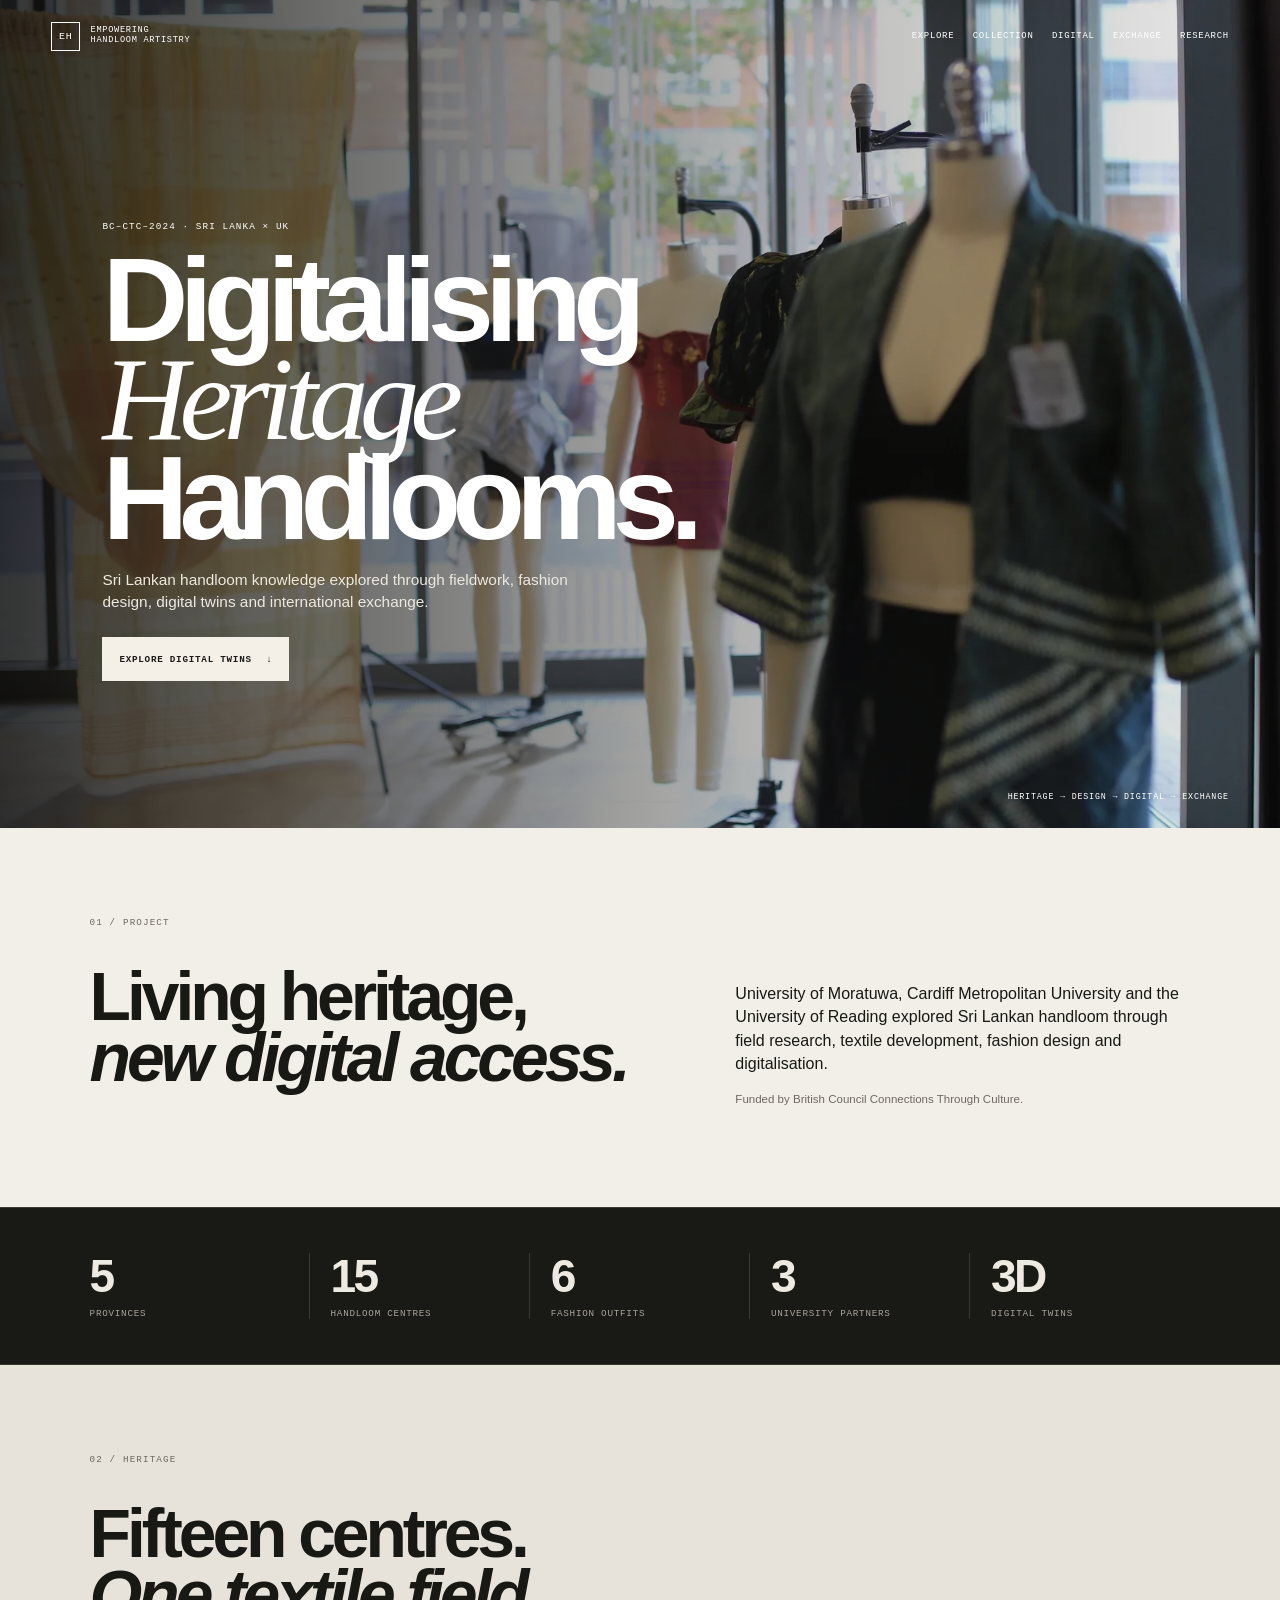
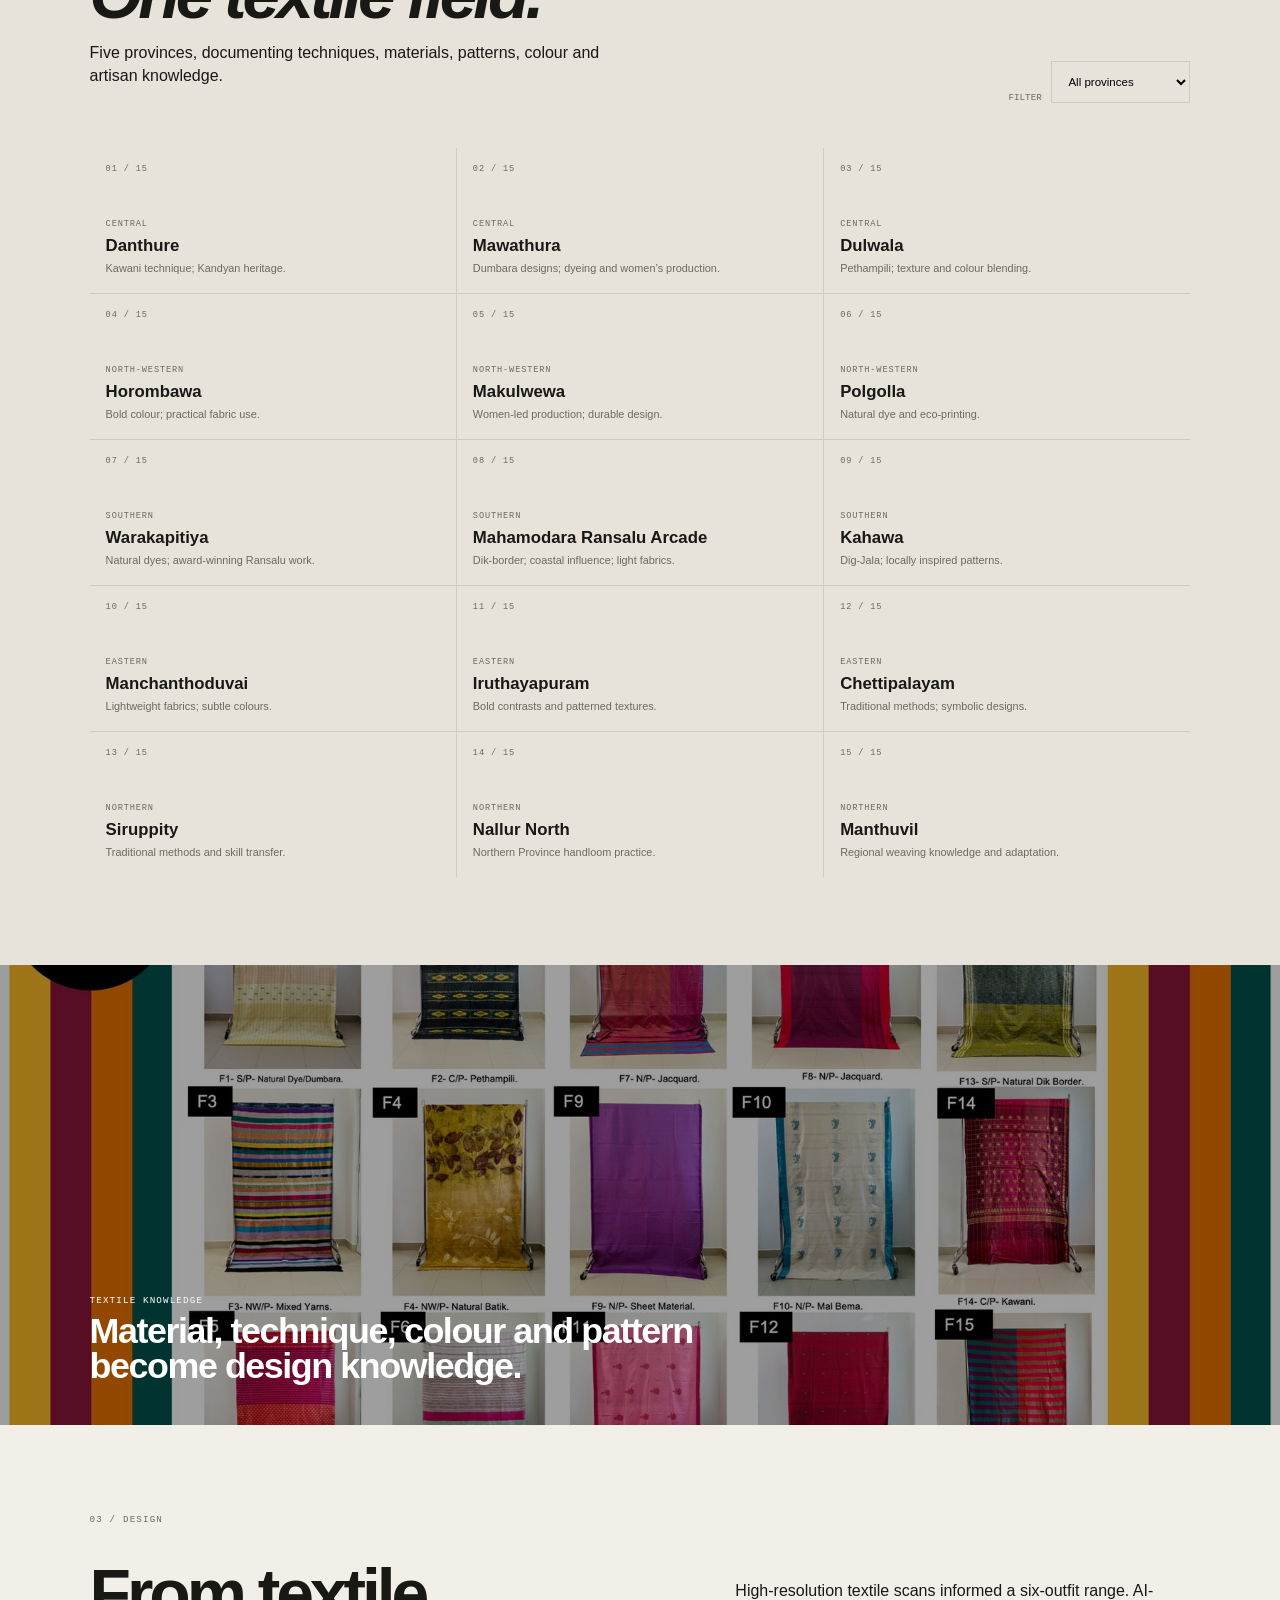
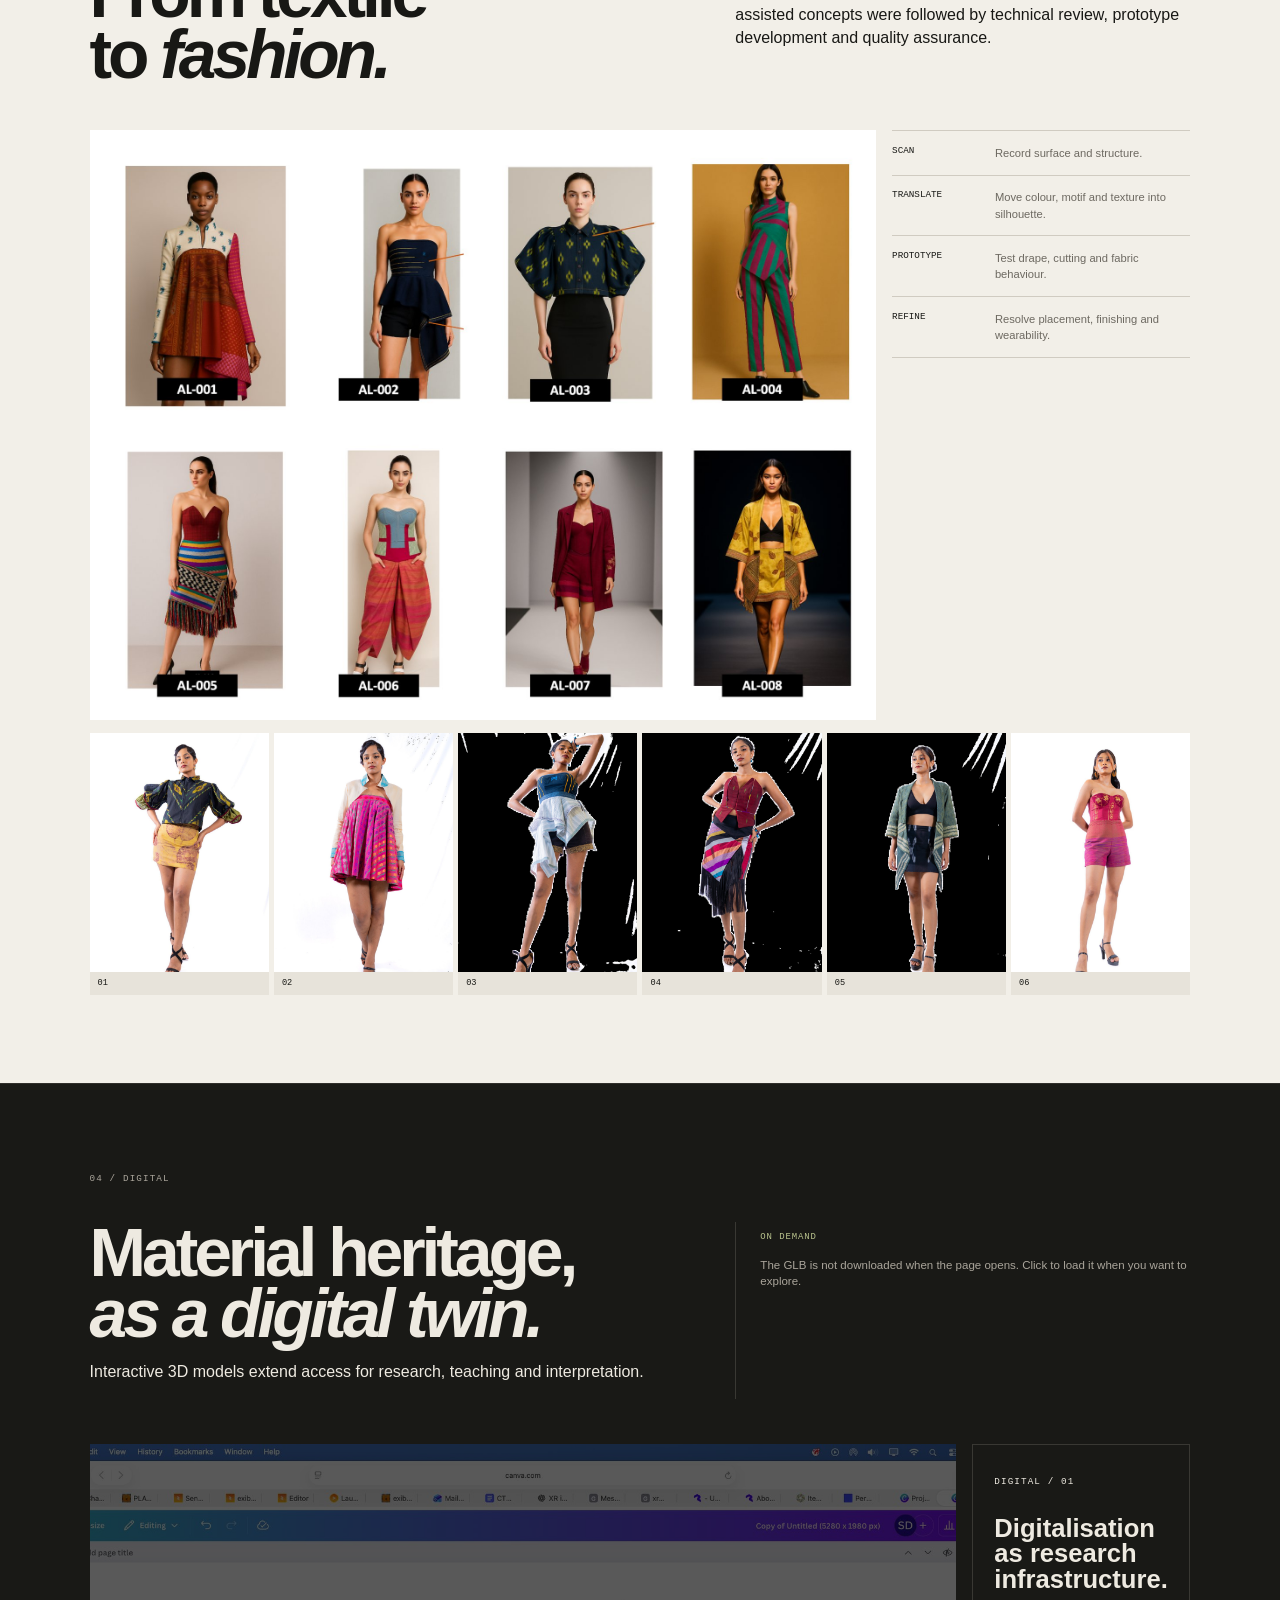
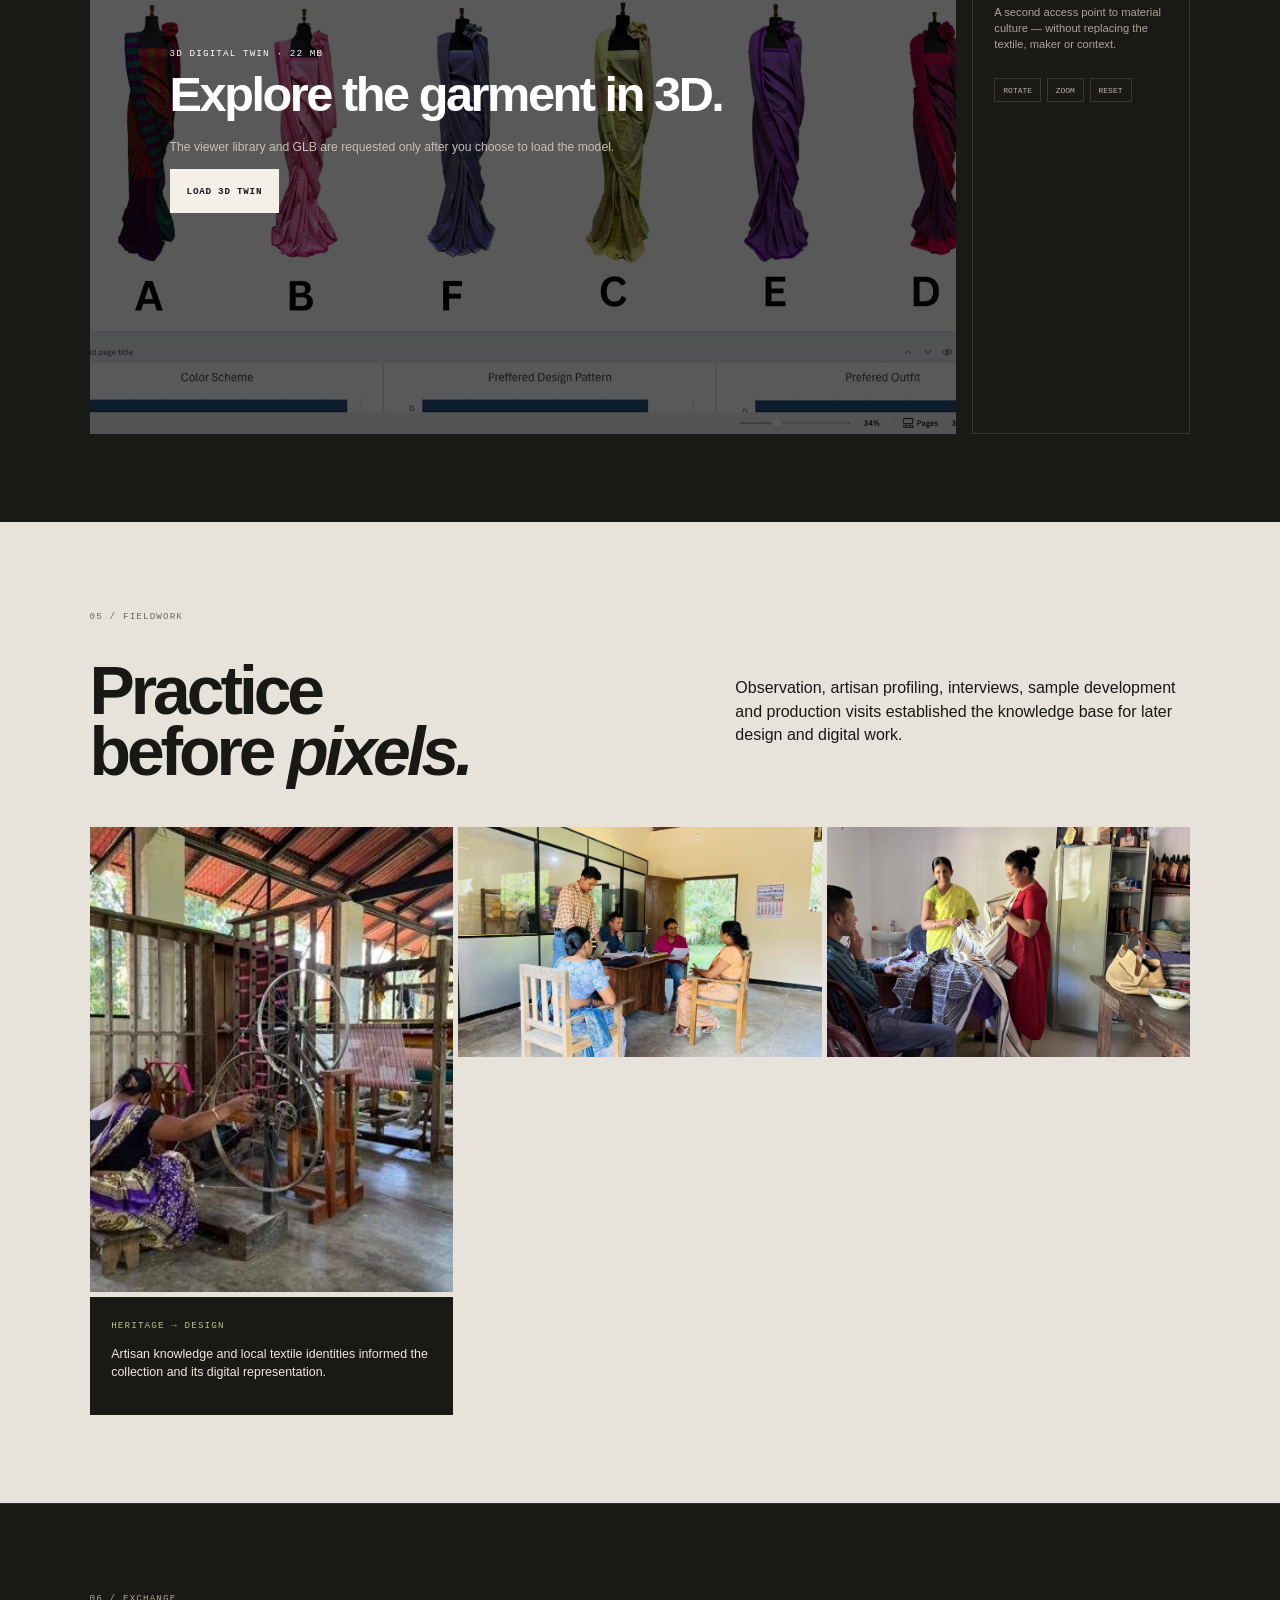
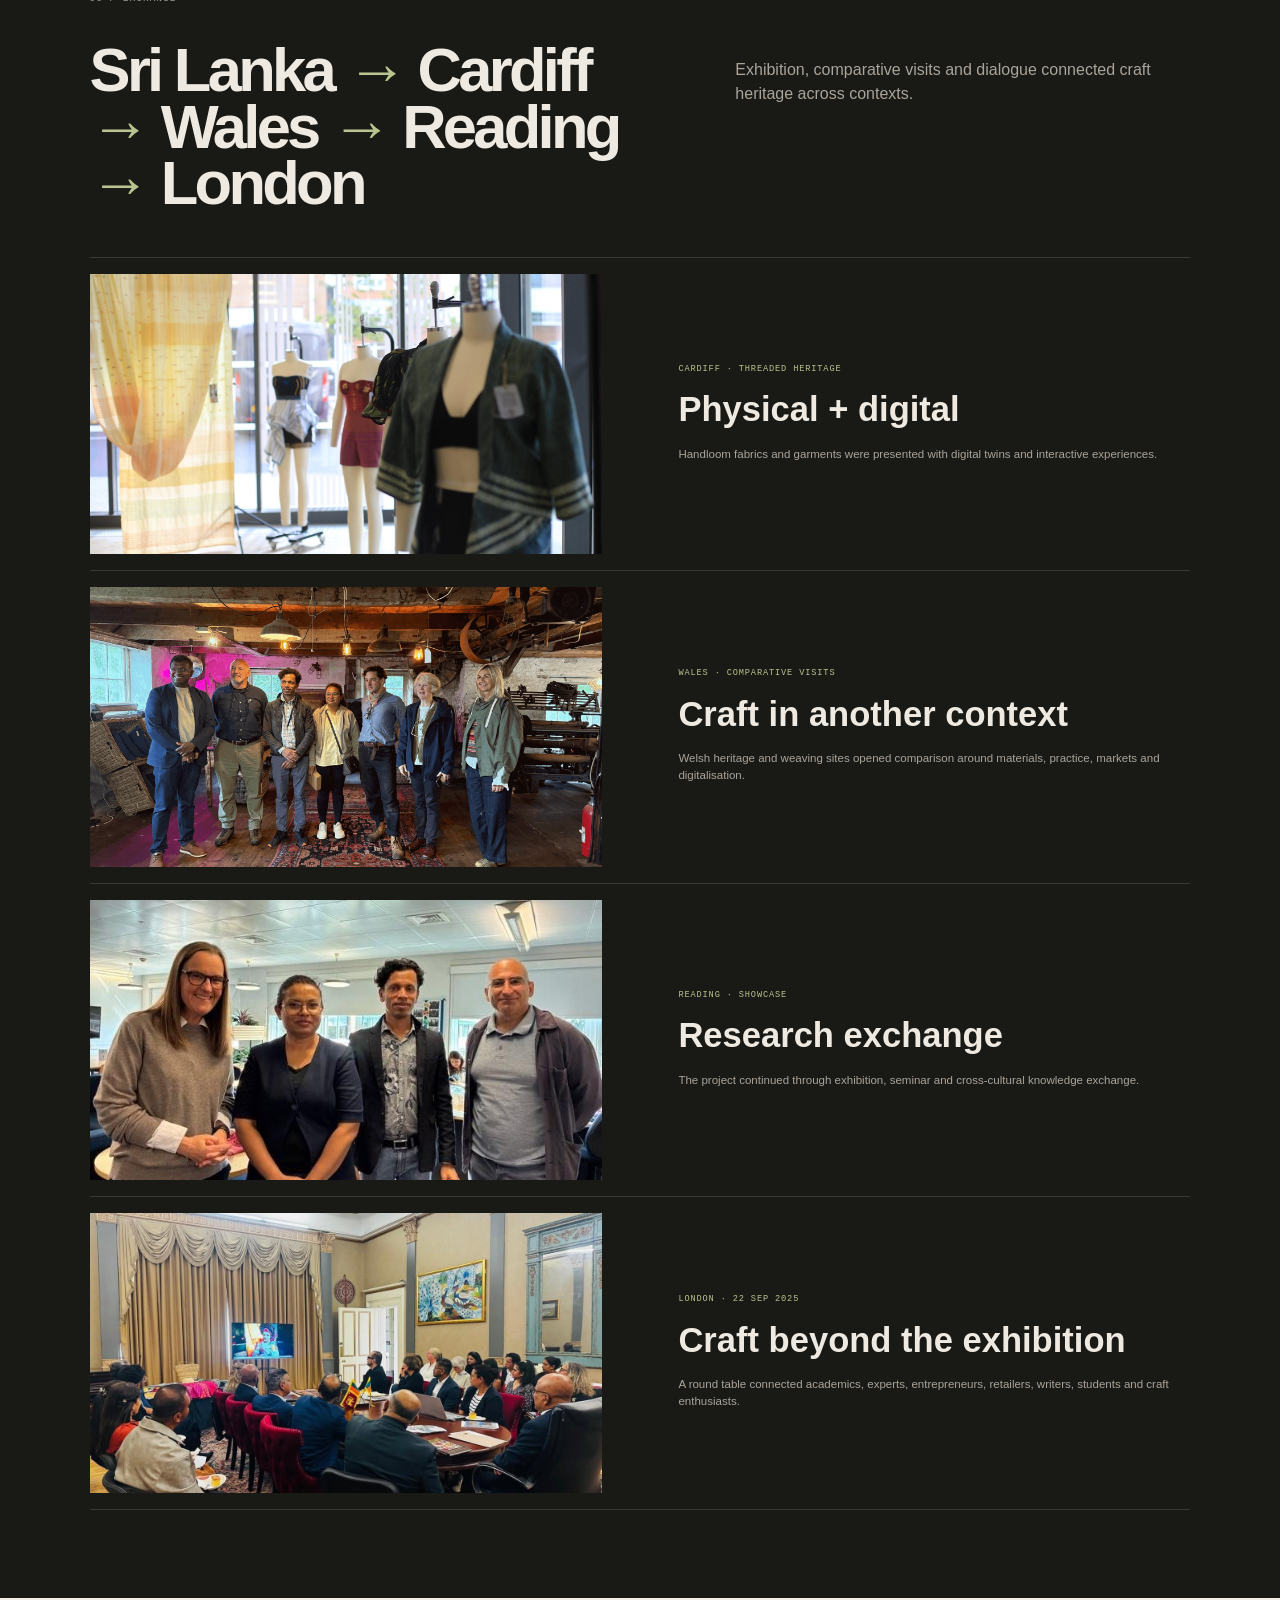
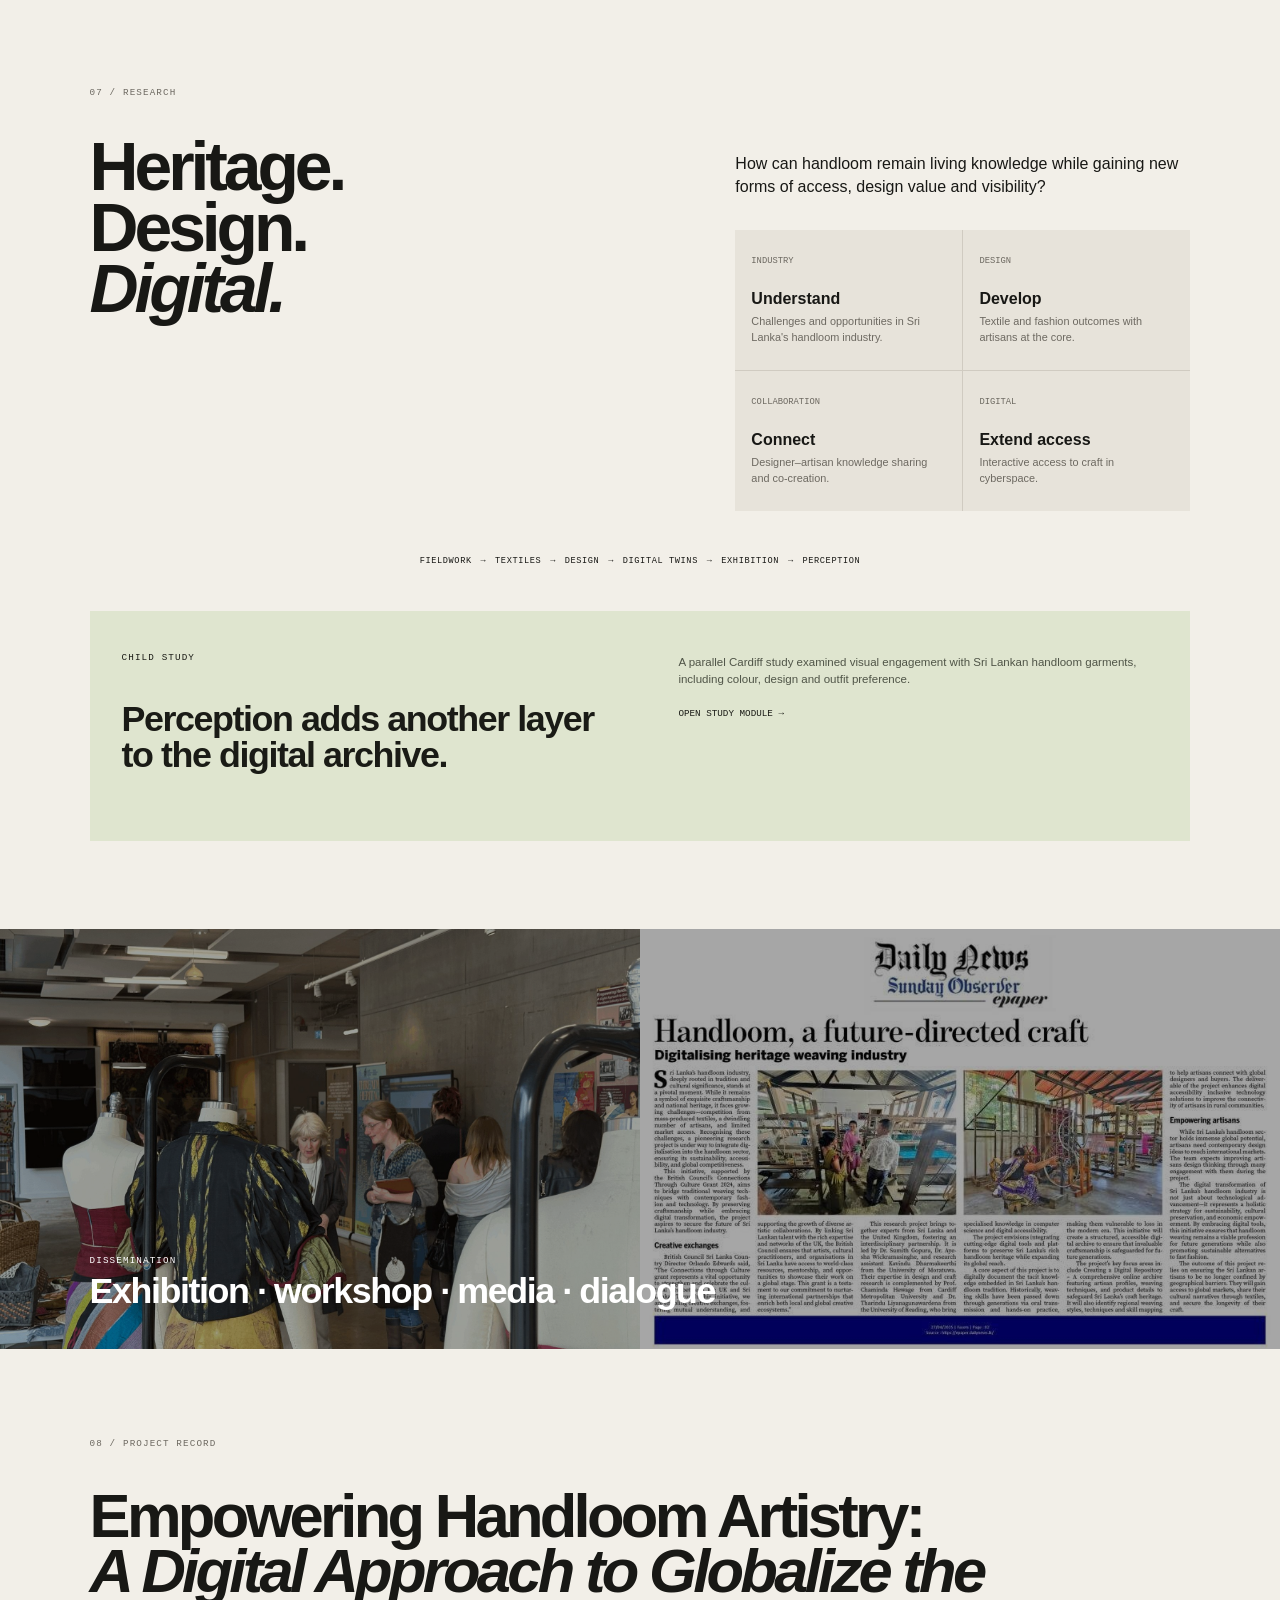
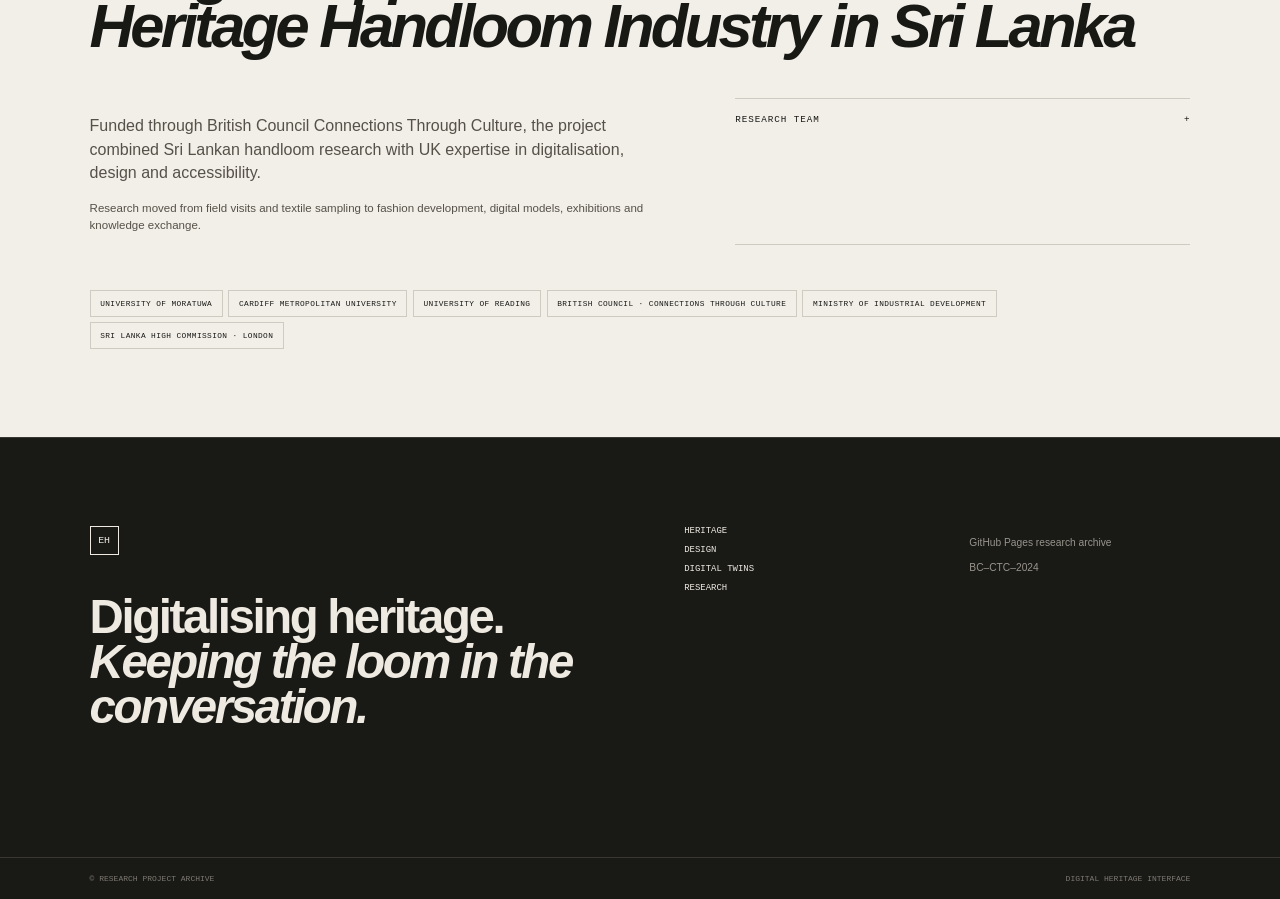
<file: index.html>
<!doctype html>
<html lang="en">
<head>
  <meta charset="utf-8">
  <meta name="viewport" content="width=device-width, initial-scale=1, viewport-fit=cover">
  <meta name="description" content="Digitalising Heritage Handlooms — a research project connecting Sri Lankan handloom heritage, contemporary design and digital access.">
  <title>Digitalising Heritage Handlooms | BC–CTC–2024</title>
  <link rel="icon" href="assets/favicon.png">
  <link rel="stylesheet" href="assets/site.css">
</head>
<body>
<a class="skip" href="#main">Skip to content</a>
<header class="site-header">
  <a class="brand" href="#top" aria-label="Digitalising Heritage Handlooms home"><span class="brand-mark">EH</span><span>EMPOWERING<br>HANDLOOM ARTISTRY</span></a>
  <button class="menu-toggle" type="button" aria-expanded="false" aria-controls="nav">Menu</button>
  <nav id="nav" class="nav" aria-label="Primary navigation">
    <a href="#explore">Explore</a><a href="#collection">Collection</a><a href="#digital">Digital</a><a href="#exchange">Exchange</a><a href="#research">Research</a>
  </nav>
</header>

<main id="main">
  <section id="top" class="hero">
    <picture>
      <source media="(max-width: 700px)" srcset="assets/images/hero-mobile.webp">
      <img class="hero-image" src="assets/images/hero.webp" alt="Handloom textiles and fashion garments displayed in a research exhibition" fetchpriority="high" decoding="async">
    </picture>
    <div class="hero-overlay"></div>
    <div class="hero-content">
      <p class="eyebrow">BC–CTC–2024 · SRI LANKA × UK</p>
      <h1>Digitalising<br><em>Heritage</em><br>Handlooms.</h1>
      <p class="hero-lede">Sri Lankan handloom knowledge explored through fieldwork, fashion design, digital twins and international exchange.</p>
      <a class="button button-light" href="#digital">Explore digital twins <span>↓</span></a>
    </div>
    <div class="hero-caption">HERITAGE → DESIGN → DIGITAL → EXCHANGE</div>
  </section>

  <section class="intro section-pad">
    <div class="section-label">01 / PROJECT</div>
    <div class="intro-grid">
      <h2>Living heritage,<br><em>new digital access.</em></h2>
      <div><p>University of Moratuwa, Cardiff Metropolitan University and the University of Reading explored Sri Lankan handloom through field research, textile development, fashion design and digitalisation.</p><p class="small">Funded by British Council Connections Through Culture.</p></div>
    </div>
  </section>

  <section class="metrics dark-section">
    <div class="section-pad metric-grid">
      <div><strong>5</strong><span>provinces</span></div><div><strong>15</strong><span>handloom centres</span></div><div><strong>6</strong><span>fashion outfits</span></div><div><strong>3</strong><span>university partners</span></div><div><strong>3D</strong><span>digital twins</span></div>
    </div>
  </section>

  <section id="explore" class="section-pad explore">
    <div class="section-label">02 / HERITAGE</div>
    <div class="section-head">
      <div><h2>Fifteen centres.<br><em>One textile field.</em></h2><p>Five provinces, documenting techniques, materials, patterns, colour and artisan knowledge.</p></div>
      <div class="filter-wrap"><label for="provinceFilter">Filter</label><select id="provinceFilter"><option value="all">All provinces</option><option>Central</option><option>North-western</option><option>Southern</option><option>Eastern</option><option>Northern</option></select></div>
    </div>
    <div id="centres" class="centre-grid" aria-live="polite"></div>
  </section>

  <section class="image-break">
    <img loading="lazy" decoding="async" src="assets/images/img-063.jpg" alt="Sri Lankan handloom textile samples">
    <div class="image-break-copy"><span>TEXTILE KNOWLEDGE</span><strong>Material, technique, colour and pattern become design knowledge.</strong></div>
  </section>

  <section id="collection" class="section-pad collection">
    <div class="section-label">03 / DESIGN</div>
    <div class="section-head two-col"><h2>From textile<br>to <em>fashion.</em></h2><p>High-resolution textile scans informed a six-outfit range. AI-assisted concepts were followed by technical review, prototype development and quality assurance.</p></div>
    <div class="collection-feature">
      <div class="collection-image"><img loading="lazy" decoding="async" src="assets/images/img-070.jpg" alt="Fashion collection developed from Sri Lankan handloom textiles"></div>
      <div class="process-list"><div><b>SCAN</b><span>Record surface and structure.</span></div><div><b>TRANSLATE</b><span>Move colour, motif and texture into silhouette.</span></div><div><b>PROTOTYPE</b><span>Test drape, cutting and fabric behaviour.</span></div><div><b>REFINE</b><span>Resolve placement, finishing and wearability.</span></div></div>
    </div>
    <div class="outfit-strip"><figure><img loading="lazy" decoding="async" src="assets/images/img-081.jpg" alt="Outfit 01"><figcaption>01</figcaption></figure><figure><img loading="lazy" decoding="async" src="assets/images/img-082.jpg" alt="Outfit 02"><figcaption>02</figcaption></figure><figure><img loading="lazy" decoding="async" src="assets/images/img-084.jpg" alt="Outfit 03"><figcaption>03</figcaption></figure><figure><img loading="lazy" decoding="async" src="assets/images/img-086.jpg" alt="Outfit 04"><figcaption>04</figcaption></figure><figure><img loading="lazy" decoding="async" src="assets/images/img-088.jpg" alt="Outfit 05"><figcaption>05</figcaption></figure><figure><img loading="lazy" decoding="async" src="assets/images/img-090.jpg" alt="Outfit 06"><figcaption>06</figcaption></figure></div>
  </section>

  <section id="digital" class="digital dark-section">
    <div class="section-pad">
      <div class="section-label">04 / DIGITAL</div>
      <div class="section-head digital-head">
        <div><h2>Material heritage,<br><em>as a digital twin.</em></h2><p>Interactive 3D models extend access for research, teaching and interpretation.</p></div>
        <div class="digital-note"><span>ON DEMAND</span><p>The GLB is not downloaded when the page opens. Click to load it when you want to explore.</p></div>
      </div>
      <div class="digital-lab">
        <div class="viewer-shell" id="viewerShell">
          <div class="viewer-poster" id="viewerPoster">
            <img loading="lazy" decoding="async" src="assets/images/img-113.jpg" alt="Preview image for the digital twin">
            <div class="viewer-poster-overlay">
              <span class="mono">3D DIGITAL TWIN · 22 MB</span>
              <h3>Explore the garment in 3D.</h3>
              <p>The viewer library and GLB are requested only after you choose to load the model.</p>
              <button id="loadModel" class="button button-light" type="button">Load 3D twin</button>
              <p id="viewerStatus" class="viewer-status" aria-live="polite"></p>
            </div>
          </div>
          <div class="viewer-stage" id="viewerStage" hidden></div>
        </div>
        <aside class="viewer-side"><span class="mono">DIGITAL / 01</span><h3>Digitalisation as research infrastructure.</h3><p>A second access point to material culture — without replacing the textile, maker or context.</p><div class="viewer-features"><span>ROTATE</span><span>ZOOM</span><span>RESET</span></div></aside>
      </div>
    </div>
  </section>

  <section class="section-pad fieldwork">
    <div class="section-label">05 / FIELDWORK</div>
    <div class="fieldwork-intro"><h2>Practice<br>before <em>pixels.</em></h2><p>Observation, artisan profiling, interviews, sample development and production visits established the knowledge base for later design and digital work.</p></div>
    <div class="fieldwork-grid"><div class="field-photo tall"><img loading="lazy" decoding="async" src="assets/images/img-014.jpg" alt="Handloom weaving centre in Sri Lanka"></div><div class="field-photo"><img loading="lazy" decoding="async" src="assets/images/img-021.jpg" alt="Research team at a handloom centre"></div><div class="field-photo"><img loading="lazy" decoding="async" src="assets/images/img-028.jpg" alt="Research discussion with handloom practitioners"></div><div class="field-photo wide"><img loading="lazy" decoding="async" src="assets/images/img-027.jpg" alt="Handloom awards at a weaving centre"></div><div class="field-copy"><span class="mono">HERITAGE → DESIGN</span><p>Artisan knowledge and local textile identities informed the collection and its digital representation.</p></div></div>
  </section>

  <section id="exchange" class="exchange dark-section">
    <div class="section-pad">
      <div class="section-label">06 / EXCHANGE</div>
      <div class="exchange-intro"><h2>Sri Lanka <span>→</span> Cardiff <span>→</span> Wales <span>→</span> Reading <span>→</span> London</h2><p>Exhibition, comparative visits and dialogue connected craft heritage across contexts.</p></div>
      <div class="timeline">
        <article><div class="timeline-media"><img loading="lazy" decoding="async" src="assets/images/img-099.jpg" alt="Threaded Heritage exhibition"></div><div><span>CARDIFF · THREADED HERITAGE</span><h3>Physical + digital</h3><p>Handloom fabrics and garments were presented with digital twins and interactive experiences.</p></div></article>
        <article><div class="timeline-media"><img loading="lazy" decoding="async" src="assets/images/img-122.jpg" alt="Research visit to a Welsh textile site"></div><div><span>WALES · COMPARATIVE VISITS</span><h3>Craft in another context</h3><p>Welsh heritage and weaving sites opened comparison around materials, practice, markets and digitalisation.</p></div></article>
        <article><div class="timeline-media"><img loading="lazy" decoding="async" src="assets/images/img-129.jpg" alt="University of Reading showcase"></div><div><span>READING · SHOWCASE</span><h3>Research exchange</h3><p>The project continued through exhibition, seminar and cross-cultural knowledge exchange.</p></div></article>
        <article><div class="timeline-media"><img loading="lazy" decoding="async" src="assets/images/img-132.jpg" alt="Round table at the Sri Lanka High Commission in London"></div><div><span>LONDON · 22 SEP 2025</span><h3>Craft beyond the exhibition</h3><p>A round table connected academics, experts, entrepreneurs, retailers, writers, students and craft enthusiasts.</p></div></article>
      </div>
    </div>
  </section>

  <section id="research" class="section-pad research">
    <div class="section-label">07 / RESEARCH</div>
    <div class="research-grid"><div><h2>Heritage.<br>Design.<br><em>Digital.</em></h2></div><div><p class="lead">How can handloom remain living knowledge while gaining new forms of access, design value and visibility?</p><div class="research-cards"><article><span>INDUSTRY</span><h3>Understand</h3><p>Challenges and opportunities in Sri Lanka's handloom industry.</p></article><article><span>DESIGN</span><h3>Develop</h3><p>Textile and fashion outcomes with artisans at the core.</p></article><article><span>COLLABORATION</span><h3>Connect</h3><p>Designer–artisan knowledge sharing and co-creation.</p></article><article><span>DIGITAL</span><h3>Extend access</h3><p>Interactive access to craft in cyberspace.</p></article></div></div></div>
    <div class="method-line"><span>FIELDWORK</span><b>→</b><span>TEXTILES</span><b>→</b><span>DESIGN</span><b>→</b><span>DIGITAL TWINS</span><b>→</b><span>EXHIBITION</span><b>→</b><span>PERCEPTION</span></div>
    <div class="perception-card"><div><span class="mono">CHILD STUDY</span><h3>Perception adds another layer to the digital archive.</h3></div><div><p>A parallel Cardiff study examined visual engagement with Sri Lankan handloom garments, including colour, design and outfit preference.</p><a class="arrow-link" href="study/index.html">Open study module <span>→</span></a></div></div>
  </section>

  <section class="image-break split-break"><div><img loading="lazy" decoding="async" src="assets/images/img-104.jpg" alt="Threaded Heritage exhibition display"></div><div><img loading="lazy" decoding="async" src="assets/images/img-140.jpg" alt="Media coverage of Sri Lankan handloom research"></div><div class="image-break-copy"><span>DISSEMINATION</span><strong>Exhibition · workshop · media · dialogue</strong></div></section>

  <section class="section-pad project" id="project">
    <div class="section-label">08 / PROJECT RECORD</div>
    <div class="project-head"><h2>Empowering Handloom Artistry:<br><em>A Digital Approach to Globalize the Heritage Handloom Industry in Sri Lanka</em></h2></div>
    <div class="project-columns"><div><p class="lead">Funded through British Council Connections Through Culture, the project combined Sri Lankan handloom research with UK expertise in digitalisation, design and accessibility.</p><p>Research moved from field visits and textile sampling to fashion development, digital models, exhibitions and knowledge exchange.</p></div><details><summary>Research team</summary><ul><li>Dr. Sumith Gopura — University of Moratuwa</li><li>Dr. Ayesha Wickramasinghe — University of Moratuwa</li><li>Prof. Chaminda Hewage — Cardiff Metropolitan University</li><li>Dr. Tharindu Liyanagunawardena — University of Reading</li><li>Kavindu Dharmakeerthi — Research Assistant, UoM</li><li>Senal Dharmasiri — Research Assistant, Cardiff Met</li></ul></details></div>
    <div class="partners"><span>UNIVERSITY OF MORATUWA</span><span>CARDIFF METROPOLITAN UNIVERSITY</span><span>UNIVERSITY OF READING</span><span>BRITISH COUNCIL · CONNECTIONS THROUGH CULTURE</span><span>MINISTRY OF INDUSTRIAL DEVELOPMENT</span><span>SRI LANKA HIGH COMMISSION · LONDON</span></div>
  </section>
</main>

<footer class="footer dark-section"><div class="section-pad footer-grid"><div><span class="brand-mark">EH</span><h2>Digitalising heritage.<br><em>Keeping the loom in the conversation.</em></h2></div><div class="footer-links"><a href="#explore">Heritage</a><a href="#collection">Design</a><a href="#digital">Digital twins</a><a href="#research">Research</a></div><div class="footer-meta"><p>GitHub Pages research archive</p><p>BC–CTC–2024</p></div></div><div class="footer-bottom"><span>© Research project archive</span><span>Digital heritage interface</span></div></footer>
<script src="assets/site.js" defer></script>
</body>
</html>
</file>
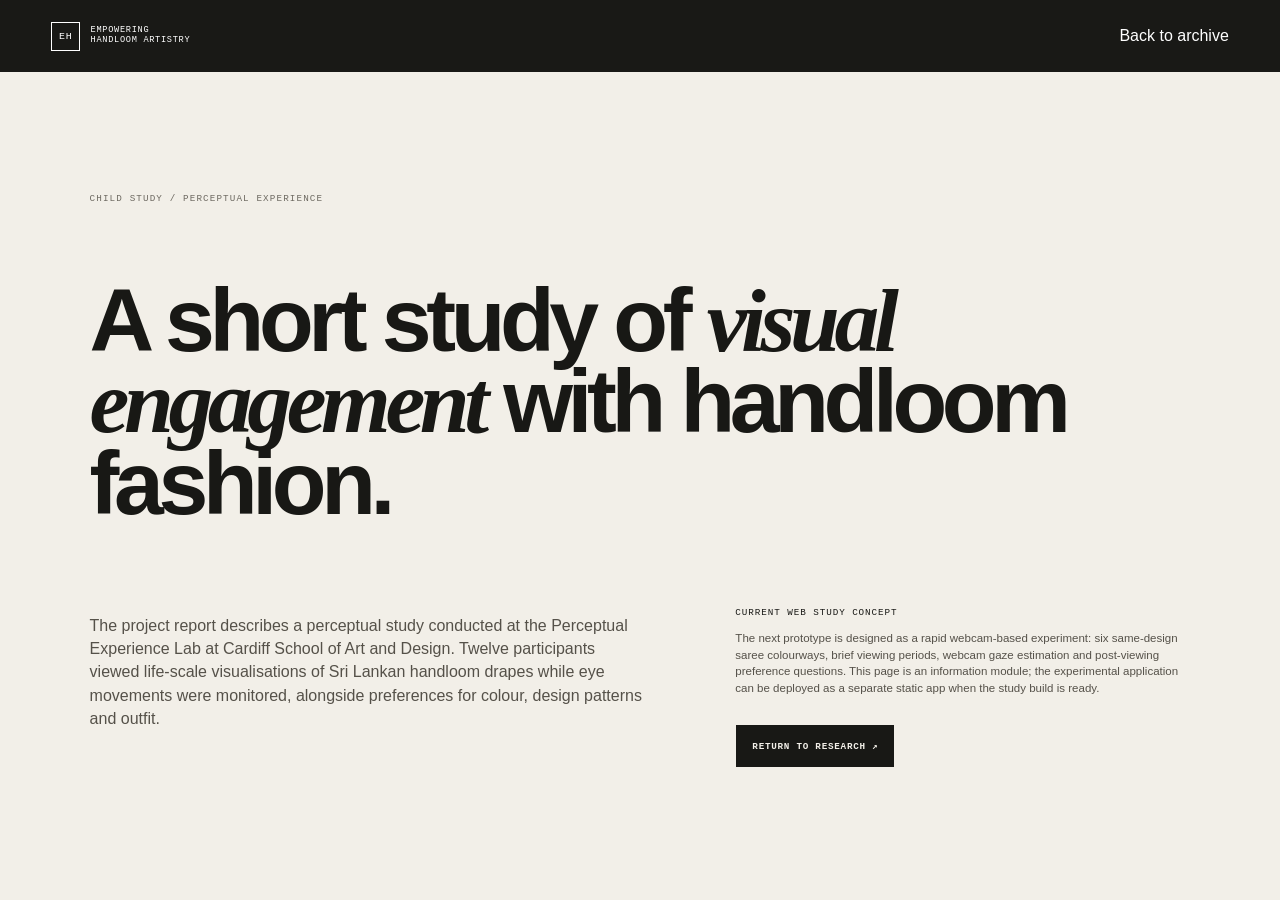
<file: study/index.html>
<!doctype html><html lang="en"><head><meta charset="utf-8"><meta name="viewport" content="width=device-width,initial-scale=1"><title>Perceptual Study — Handloom & Fashion</title><link rel="stylesheet" href="../assets/site.css"></head><body><header class="site-header" style="background:var(--dark)"><a class="brand" href="../index.html"><span class="brand-mark">EH</span><span>EMPOWERING<br>HANDLOOM ARTISTRY</span></a><a class="text-link light" href="../index.html">Back to archive</a></header><main><section class="section-pad" style="padding-top:12rem;min-height:100vh"><div class="section-label">CHILD STUDY / PERCEPTUAL EXPERIENCE</div><div class="project-head"><h1 style="font-size:clamp(3rem,7vw,7rem);line-height:.9;letter-spacing:-.06em">A short study of <em style="font-family:var(--serif)">visual engagement</em> with handloom fashion.</h1></div><div class="project-columns"><div><p class="lead">The project report describes a perceptual study conducted at the Perceptual Experience Lab at Cardiff School of Art and Design. Twelve participants viewed life-scale visualisations of Sri Lankan handloom drapes while eye movements were monitored, alongside preferences for colour, design patterns and outfit.</p></div><div><h3>Current web study concept</h3><p>The next prototype is designed as a rapid webcam-based experiment: six same-design saree colourways, brief viewing periods, webcam gaze estimation and post-viewing preference questions. This page is an information module; the experimental application can be deployed as a separate static app when the study build is ready.</p><a class="button" style="background:var(--ink);color:var(--paper);margin-top:1rem" href="../index.html#research">Return to research ↗</a></div></div></section></main></body></html>
</file>
<file: assets/site.css>
:root{--paper:#f2efe8;--paper2:#e7e3da;--ink:#181815;--dark:#191916;--muted:#6d6961;--line:#d0cbc1;--darkline:#393833;--accent:#b9c38d;--serif:Georgia,'Times New Roman',serif;--sans:Arial,Helvetica,sans-serif;--mono:'Courier New',monospace;--max:1480px}
*{box-sizing:border-box}html{scroll-behavior:smooth}body{margin:0;background:var(--paper);color:var(--ink);font-family:var(--sans);line-height:1.45;overflow-x:hidden}img{display:block;max-width:100%}a{color:inherit;text-decoration:none}.skip{position:absolute;left:-999px;top:10px}.skip:focus{left:10px;z-index:99;background:#fff;padding:.7rem}.site-header{height:72px;position:fixed;z-index:30;top:0;left:0;right:0;display:flex;align-items:center;justify-content:space-between;padding:0 clamp(18px,4vw,60px);color:#fff;transition:background .2s,backdrop-filter .2s}.site-header.scrolled{background:rgba(25,25,22,.94);backdrop-filter:blur(12px)}.brand{display:flex;gap:.65rem;align-items:center;font:500 .54rem/1.12 var(--mono);letter-spacing:.08em}.brand-mark{display:inline-grid;place-items:center;width:29px;height:29px;border:1px solid currentColor;font:500 .62rem var(--mono)}.nav{display:flex;gap:1.15rem;font:500 .56rem var(--mono);text-transform:uppercase;letter-spacing:.08em}.menu-toggle{display:none;background:transparent;border:1px solid currentColor;color:inherit;padding:.6rem .75rem;font:500 .6rem var(--mono);min-height:42px}.hero{min-height:min(92vh,900px);height:760px;position:relative;display:flex;align-items:center;color:#fff;overflow:hidden}.hero picture,.hero-image{position:absolute;inset:0;width:100%;height:100%}.hero-image{object-fit:cover;object-position:center 48%}.hero-overlay{position:absolute;inset:0;background:linear-gradient(90deg,rgba(10,10,8,.82),rgba(10,10,8,.28) 62%,rgba(10,10,8,.08))}.hero-content{position:relative;z-index:1;margin-left:clamp(24px,8vw,120px);max-width:780px;padding-top:4rem}.eyebrow,.section-label,.mono{font-family:var(--mono);font-size:.58rem;letter-spacing:.12em;text-transform:uppercase}.eyebrow{margin-bottom:1.1rem}.hero h1{font-size:clamp(4rem,9.3vw,8.8rem);line-height:.82;letter-spacing:-.075em;margin:0 0 1.4rem}.hero h1 em,.hero em{font-family:var(--serif);font-weight:500}.hero-lede{font-size:clamp(.9rem,1.2vw,1.02rem);max-width:510px;color:#eee9df;margin-bottom:1.5rem}.button{display:inline-flex;gap:.9rem;align-items:center;justify-content:center;min-height:44px;padding:.8rem 1rem;border:1px solid currentColor;font:600 .58rem var(--mono);text-transform:uppercase;letter-spacing:.08em;cursor:pointer}.button-light{background:#f4f0e7;color:#1b1a18;border-color:#f4f0e7}.button:disabled{opacity:.55;cursor:wait}.hero-caption{position:absolute;right:4vw;bottom:1.7rem;font:500 .52rem var(--mono);letter-spacing:.1em;text-transform:uppercase}.section-pad{padding:5.5rem clamp(22px,7vw,105px);max-width:var(--max);margin:auto}.section-label{color:var(--muted);margin-bottom:2.3rem}.dark-section{background:var(--dark);color:#eeeae1}.dark-section .section-label{color:#aaa59b}.intro-grid,.section-head,.digital-head,.fieldwork-intro,.exchange-intro,.research-grid,.project-columns{display:grid;grid-template-columns:1.1fr .9fr;gap:clamp(32px,7vw,100px)}.intro h2,.section-head h2,.fieldwork h2,.research h2{font-size:clamp(2.7rem,5.3vw,5.8rem);line-height:.9;letter-spacing:-.06em;margin:0}.intro p,.section-head p,.fieldwork p,.research p,.project p{max-width:650px}.small{font-size:.72rem;color:var(--muted)}.metrics{border-top:1px solid var(--darkline);border-bottom:1px solid var(--darkline)}.metric-grid{display:grid;grid-template-columns:repeat(5,1fr);padding-top:2.8rem;padding-bottom:2.8rem}.metric-grid div{padding-right:1.3rem;border-right:1px solid var(--darkline)}.metric-grid div+div{padding-left:1.3rem}.metric-grid div:last-child{border-right:0}.metric-grid strong{display:block;font-size:clamp(2.2rem,3.6vw,4rem);line-height:1;letter-spacing:-.06em}.metric-grid span{display:block;color:#aaa59b;font:500 .58rem var(--mono);text-transform:uppercase;letter-spacing:.08em;margin-top:.55rem}.explore{background:var(--paper2)}.filter-wrap{display:flex;justify-content:flex-end;align-items:end;gap:.6rem}.filter-wrap label{font:500 .58rem var(--mono);text-transform:uppercase;color:var(--muted)}select{font:500 .72rem var(--sans);background:transparent;border:1px solid var(--line);padding:.65rem 2rem .65rem .75rem;min-height:42px}.centre-grid{display:grid;grid-template-columns:repeat(3,1fr);gap:1px;background:var(--line);margin-top:2.8rem}.centre-card{background:var(--paper2);min-height:145px;padding:1rem;display:flex;flex-direction:column;justify-content:space-between}.centre-card .num,.province{font:500 .54rem var(--mono);text-transform:uppercase;letter-spacing:.1em;color:var(--muted)}.centre-card h3{font-size:1.05rem;line-height:1.05;margin:.45rem 0}.centre-card p{font-size:.68rem;color:var(--muted);margin:0}.image-break{height:460px;position:relative;overflow:hidden}.image-break>img{width:100%;height:100%;object-fit:cover;filter:brightness(.62)}.image-break-copy{position:absolute;z-index:2;left:clamp(22px,7vw,105px);bottom:2.5rem;color:#fff;max-width:680px}.image-break-copy span{display:block;font:500 .58rem var(--mono);letter-spacing:.12em}.image-break-copy strong{display:block;font-size:clamp(1.5rem,2.8vw,3rem);line-height:1;margin-top:.5rem;letter-spacing:-.04em}.collection{background:var(--paper)}.collection-feature{display:grid;grid-template-columns:1.45fr .55fr;gap:1rem;margin-top:2.8rem}.collection-image{background:#ddd;min-height:420px}.collection-image img{width:100%;height:100%;object-fit:cover}.process-list{border-top:1px solid var(--line)}.process-list div{display:grid;grid-template-columns:90px 1fr;gap:.8rem;padding:.85rem 0;border-bottom:1px solid var(--line)}.process-list b{font:500 .58rem var(--mono)}.process-list span{font-size:.7rem;color:var(--muted)}.outfit-strip{display:grid;grid-template-columns:repeat(6,1fr);gap:5px;margin-top:.8rem}.outfit-strip figure{margin:0;background:var(--paper2)}.outfit-strip img{width:100%;aspect-ratio:3/4;object-fit:cover}.outfit-strip figcaption{padding:.4rem .5rem;font:500 .54rem var(--mono)}.digital{border-top:1px solid #302f2b}.digital-note{border-left:1px solid var(--darkline);padding-left:1.5rem}.digital-note span{font:500 .56rem var(--mono);color:var(--accent);letter-spacing:.1em}.digital-note p{color:#aaa59b;font-size:.72rem}.digital-lab{display:grid;grid-template-columns:1.65fr .35fr;gap:1rem;margin-top:2.8rem}.viewer-shell{min-height:590px;height:590px;background:#10100f;position:relative;overflow:hidden}.viewer-poster{position:absolute;inset:0}.viewer-poster img{width:100%;height:100%;object-fit:cover;filter:brightness(.35)}.viewer-poster-overlay{position:absolute;inset:0;display:flex;flex-direction:column;align-items:flex-start;justify-content:center;padding:clamp(24px,7vw,80px);color:#fff}.viewer-poster-overlay h3{font-size:clamp(2rem,3.8vw,4rem);line-height:.95;letter-spacing:-.05em;margin:.65rem 0}.viewer-poster-overlay p{max-width:450px;color:#c6c1b8;font-size:.76rem}.viewer-status{min-height:1.1em;margin:.5rem 0 0!important;font:500 .58rem var(--mono)!important}.viewer-stage{position:absolute;inset:0;background:#10100f}.viewer-stage[hidden]{display:none}.viewer-stage model-viewer{display:block;width:100%;height:100%;background:#10100f;--poster-color:#10100f}.viewer-side{border:1px solid var(--darkline);padding:1.35rem;align-self:stretch}.viewer-side h3{font-size:1.6rem;line-height:1;margin:1.6rem 0 .7rem}.viewer-side p{font-size:.7rem;color:#aaa59b}.viewer-features{display:flex;flex-wrap:wrap;gap:.35rem;margin-top:1.6rem}.viewer-features span{border:1px solid var(--darkline);padding:.42rem .5rem;font:500 .5rem var(--mono);color:#bbb5ab}.viewer-fallback{margin-top:1rem;padding-top:1rem;border-top:1px solid var(--darkline)}.viewer-fallback a{text-decoration:underline}.fieldwork{background:var(--paper2)}.fieldwork-intro{margin-bottom:2.8rem}.fieldwork-grid{display:grid;grid-template-columns:1fr 1fr 1fr;grid-template-rows:230px 230px;gap:5px}.field-photo{overflow:hidden}.field-photo img{width:100%;height:100%;object-fit:cover}.field-photo.tall{grid-row:span 2}.field-photo.wide{grid-column:span 2}.field-copy{background:var(--dark);color:#eee9df;padding:1.35rem;display:flex;flex-direction:column;justify-content:end}.field-copy .mono{color:var(--accent)}.field-copy p{font-size:.78rem}.exchange{border-top:1px solid #302f2b}.exchange-intro h2{font-size:clamp(2.4rem,4.8vw,5rem);line-height:.92;letter-spacing:-.06em;margin:0}.exchange-intro h2 span{font-family:var(--serif);color:var(--accent)}.exchange-intro p{color:#aaa59b}.timeline{border-top:1px solid var(--darkline);margin-top:2.8rem}.timeline article{display:grid;grid-template-columns:1fr 1fr;gap:6vw;padding:1rem 0;border-bottom:1px solid var(--darkline);align-items:center}.timeline-media{height:280px;overflow:hidden}.timeline-media img{width:100%;height:100%;object-fit:cover}.timeline article span{font:500 .54rem var(--mono);color:var(--accent);letter-spacing:.1em}.timeline h3{font-size:clamp(1.7rem,2.7vw,2.7rem);margin:.45rem 0}.timeline p{color:#aaa59b;font-size:.72rem}.research-grid{align-items:start}.research .lead{font-size:1rem}.research-cards{display:grid;grid-template-columns:1fr 1fr;gap:1px;background:var(--line);margin-top:2rem}.research-cards article{background:var(--paper2);padding:1rem;min-height:140px}.research-cards span{font:500 .55rem var(--mono);color:var(--muted)}.research-cards h3{margin:1.1rem 0 .25rem;font-size:1rem}.research-cards p{font-size:.68rem;color:var(--muted);margin:0}.method-line{display:flex;flex-wrap:wrap;justify-content:center;gap:.55rem;align-items:center;margin:2.8rem 0;font:500 .54rem var(--mono);letter-spacing:.07em}.perception-card{display:grid;grid-template-columns:1fr 1fr;gap:6vw;background:#dfe5cf;padding:2rem;color:#1a1b16}.perception-card h3{font-size:clamp(1.7rem,2.8vw,2.7rem);line-height:1;letter-spacing:-.04em}.perception-card p{color:#4f5447;font-size:.72rem}.arrow-link{font:500 .58rem var(--mono);text-transform:uppercase}.split-break{display:grid;grid-template-columns:1fr 1fr;height:420px}.split-break>div:first-child,.split-break>div:nth-child(2){overflow:hidden}.split-break>div img{width:100%;height:100%;object-fit:cover;filter:brightness(.65)}.project-head h2{font-size:clamp(2.5rem,4.8vw,5.6rem);line-height:.9;letter-spacing:-.06em;margin:0}.project-columns{margin-top:2.8rem}.project-columns .lead{font-size:1rem}.project-columns p{color:#555149;font-size:.72rem}.project-columns ul{list-style:none;padding:0;margin:1rem 0 0}.project-columns h3,.project-columns summary{font:500 .58rem var(--mono);text-transform:uppercase;letter-spacing:.1em}.project-columns details{border-top:1px solid var(--line);border-bottom:1px solid var(--line);padding:.9rem 0}.project-columns summary{cursor:pointer;list-style:none}.project-columns summary::-webkit-details-marker{display:none}.project-columns summary:after{content:'+';float:right}.project-columns details[open] summary:after{content:'−'}.project-columns li{padding:.55rem 0;border-bottom:1px solid var(--line);font-size:.68rem}.partners{display:flex;flex-wrap:wrap;gap:.35rem;margin-top:2.8rem}.partners span{border:1px solid var(--line);padding:.5rem .6rem;font:500 .49rem var(--mono);letter-spacing:.05em}.footer{border-top:1px solid var(--darkline)}.footer-grid{display:grid;grid-template-columns:1.2fr .5fr .5fr;gap:5vw}.footer h2{font-size:clamp(1.9rem,3.7vw,3.8rem);line-height:.95;letter-spacing:-.05em}.footer-links{display:flex;flex-direction:column;gap:.55rem;font:500 .56rem var(--mono);text-transform:uppercase}.footer-meta{color:#99958d;font-size:.64rem}.footer-bottom{border-top:1px solid var(--darkline);max-width:var(--max);margin:auto;padding:1rem clamp(22px,7vw,105px);display:flex;justify-content:space-between;color:#7e7a72;font:500 .5rem var(--mono);text-transform:uppercase}
@media(max-width:980px){.nav{display:none}.menu-toggle{display:block}.nav.open{display:flex;position:absolute;top:72px;right:18px;background:rgba(25,25,22,.98);padding:.8rem;flex-direction:column;min-width:210px;border:1px solid var(--darkline)}.nav.open a{padding:.65rem .55rem}.intro-grid,.section-head,.digital-head,.fieldwork-intro,.exchange-intro,.research-grid,.project-columns{grid-template-columns:1fr;gap:1.5rem}.metric-grid{grid-template-columns:repeat(3,1fr)}.metric-grid div{padding:.8rem!important;border-right:0;border-bottom:1px solid var(--darkline)}.metric-grid div:last-child{grid-column:span 3}.centre-grid{grid-template-columns:1fr 1fr}.collection-feature,.digital-lab{grid-template-columns:1fr}.viewer-shell{height:540px;min-height:540px}.viewer-side{min-height:0}.digital-note{border-left:0;border-top:1px solid var(--darkline);padding:1rem 0 0}.fieldwork-grid{grid-template-columns:1fr 1fr;grid-template-rows:220px 220px 220px}.field-photo.tall{grid-row:span 2}.field-photo.wide{grid-column:span 2}.timeline article{grid-template-columns:1fr}.footer-grid{grid-template-columns:1fr}.hero-content{margin-left:6vw;margin-right:6vw}}
@media(max-width:700px){.site-header{height:64px;padding:0 18px}.site-header.scrolled{background:rgba(25,25,22,.96)}.hero{height:680px;min-height:680px}.hero-image{object-position:center center}.hero-overlay{background:linear-gradient(180deg,rgba(8,8,7,.2),rgba(8,8,7,.78) 70%,rgba(8,8,7,.9))}.hero-content{align-self:flex-end;margin:0;padding:0 22px 58px;max-width:none}.hero h1{font-size:clamp(3.5rem,16vw,6rem);margin-bottom:1.1rem}.hero-lede{font-size:.88rem;max-width:430px}.hero-caption{display:none}.section-pad{padding:4.2rem 22px}.section-label{margin-bottom:1.8rem}.metric-grid{grid-template-columns:repeat(2,1fr);padding-top:1.8rem;padding-bottom:1.8rem}.metric-grid div:last-child{grid-column:auto}.metric-grid div:nth-child(2n){border-right:0}.metric-grid strong{font-size:2.3rem}.centre-grid{grid-template-columns:1fr}.centre-card{min-height:118px}.filter-wrap{justify-content:flex-start;align-items:center}.collection-feature{display:block}.collection-image{min-height:320px}.outfit-strip{grid-template-columns:repeat(2,1fr)}.outfit-strip figure:nth-child(n+5){display:none}.viewer-shell{height:480px;min-height:480px}.viewer-poster-overlay{padding:28px}.viewer-poster-overlay h3{font-size:2.2rem}.viewer-side{padding:1rem}.fieldwork-grid{display:flex;flex-direction:column}.field-photo{height:240px}.field-photo.tall{height:340px}.field-copy{min-height:190px}.timeline-media{height:220px}.split-break{display:flex;flex-direction:column;height:560px}.split-break>div:first-child,.split-break>div:nth-child(2){height:280px}.image-break{height:400px}.image-break-copy{left:22px;right:22px;bottom:1.8rem}.perception-card{grid-template-columns:1fr;padding:1.5rem}.method-line{justify-content:flex-start}.footer-bottom{flex-direction:column;gap:.45rem;padding-left:22px;padding-right:22px}.project-head h2{font-size:2.8rem}}
@media(prefers-reduced-motion:reduce){html{scroll-behavior:auto}}
</file>
